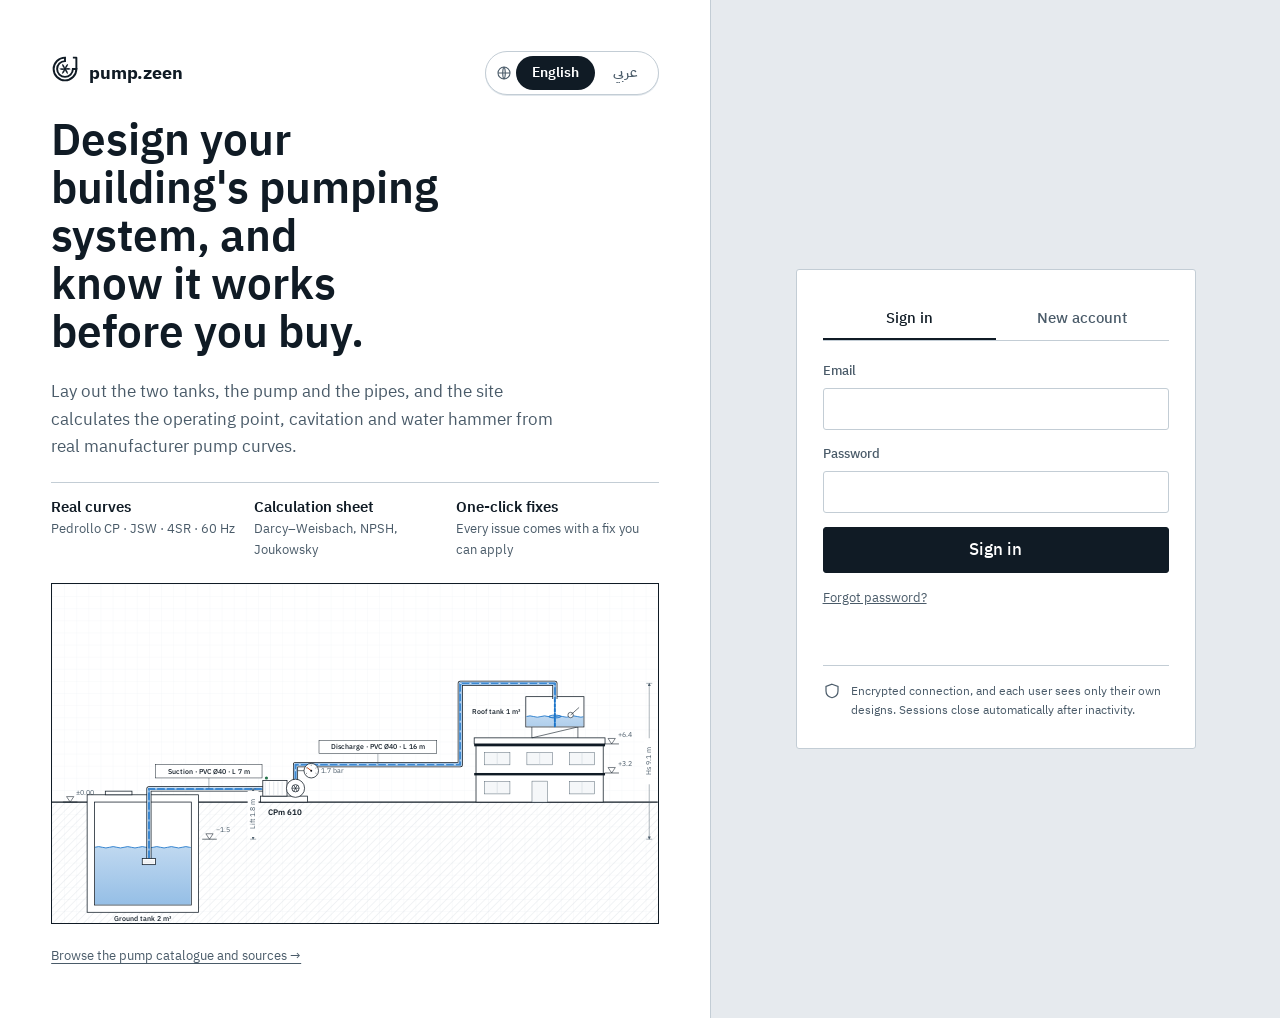
<file: site/index.html>
<!DOCTYPE html>
<html lang="en" dir="ltr" data-i18n-pending>
<head>
<meta charset="utf-8">
<meta name="viewport" content="width=device-width, initial-scale=1">
<meta name="referrer" content="no-referrer">
<meta name="description" content="pump.zeen — صمّم شبكة ضخ المياه لمبناك واحسبها بمنحنيات مضخات حقيقية." data-en="pump.zeen — design your building's water pumping system and check it against real pump curves.">
<title data-en="pump.zeen — water pumping design">pump.zeen — تصميم شبكات ضخ المياه</title>
<link rel="icon" href="assets/img/favicon.svg" type="image/svg+xml">
<link rel="preconnect" href="https://fonts.googleapis.com">
<link rel="preconnect" href="https://fonts.gstatic.com" crossorigin>
<link rel="stylesheet" href="https://fonts.googleapis.com/css2?family=IBM+Plex+Sans+Arabic:wght@400;500;600;700&display=swap">
<link rel="stylesheet" href="assets/css/tokens.css">
<link rel="stylesheet" href="assets/css/base.css">
<link rel="stylesheet" href="assets/css/scene.css">
<link rel="stylesheet" href="assets/css/auth.css">
</head>
<body>
<main class="auth">
  <section class="auth-art">
    <div class="art-top">
      <a class="brand" href="index.html" aria-label="pump.zeen"><span data-logo></span>pump.zeen</a>
      <span id="langSlot"></span>
    </div>
    <h1 data-i18n>صمّم شبكة الضخ لمبناك، واعرف قبل الشراء هل تعمل.</h1>
    <p class="lead" data-i18n>ارسم الخزانين والمضخة والمواسير، ويحسب الموقع نقطة التشغيل والتكهف والطرق المائي من منحنيات مضخات حقيقية من كتالوج الشركة المصنّعة.</p>
    <div class="facts">
      <div><b data-i18n>منحنيات حقيقية</b><span>Pedrollo CP · JSW · 4SR · 60 Hz</span></div>
      <div><b data-i18n>مذكرة حسابية</b><span data-i18n>Darcy–Weisbach، NPSH، جوكوفسكي</span></div>
      <div><b data-i18n>إصلاح بضغطة</b><span data-i18n>لكل مشكلة اقتراح قابل للتطبيق</span></div>
    </div>
    <div class="frame"><svg id="hero" viewBox="0 0 1000 560" direction="rtl" role="img" aria-label="مثال: مقطع لشبكة ضخ لبيت من دورين" data-i18n-aria></svg></div>
    <a class="small muted" href="catalog.html" data-i18n>تصفّح كتالوج المضخات ومصادره ←</a>
  </section>

  <section class="auth-side">
    <div class="auth-card">
      <div id="forms">
        <div class="tabs" role="tablist">
          <button role="tab" aria-selected="true" data-tab="in" data-i18n>تسجيل الدخول</button>
          <button role="tab" aria-selected="false" data-tab="up" data-i18n>حساب جديد</button>
        </div>

        <form id="fIn" novalidate>
          <div class="field"><label for="inEmail" data-i18n>البريد الإلكتروني</label><input class="input" id="inEmail" type="email" autocomplete="username" required dir="ltr"></div>
          <div class="field"><label for="inPass" data-i18n>كلمة المرور</label><input class="input" id="inPass" type="password" autocomplete="current-password" required dir="ltr"></div>
          <button class="btn primary wide" type="submit" data-i18n>دخول</button>
          <p style="margin-top:12px"><button class="linklike" type="button" id="forgot" data-i18n>نسيت كلمة المرور؟</button></p>
        </form>

        <form id="fUp" class="hidden" novalidate>
          <ol class="howto" aria-label="خطوات إنشاء الحساب" data-i18n-aria>
            <li><b data-i18n>أنشئ الحساب</b><span data-i18n>الاسم والبريد وكلمة المرور</span></li>
            <li><b data-i18n>افتح بريدك</b><span data-i18n>تصلك رسالة تفعيل خلال دقيقة</span></li>
            <li><b data-i18n>اضغط رابط التفعيل</b><span data-i18n>وتدخل مباشرة إلى المصمم</span></li>
          </ol>
          <div class="field"><label for="upName" data-i18n>الاسم</label><input class="input" id="upName" maxlength="60" autocomplete="name" required></div>
          <div class="field"><label for="upEmail" data-i18n>البريد الإلكتروني</label><input class="input" id="upEmail" type="email" autocomplete="email" required dir="ltr"><span class="small muted" data-i18n>اكتبه بدقة: إليه تُرسل رسالة التفعيل.</span></div>
          <div class="field"><label for="upPass" data-i18n>كلمة المرور</label><input class="input" id="upPass" type="password" autocomplete="new-password" minlength="10" required dir="ltr"><div class="meter"><i id="meter"></i></div><span class="small muted" data-i18n>10 أحرف على الأقل، تشمل حروفاً وأرقاماً.</span></div>
          <button class="btn primary wide" type="submit" data-i18n>إنشاء الحساب وإرسال رسالة التفعيل</button>
        </form>
      </div>

      <!-- يظهر بعد التسجيل: تعليمات واضحة لرسالة التفعيل -->
      <section id="sent" class="sent hidden" aria-live="polite">
        <svg class="envelope" viewBox="0 0 120 90" aria-hidden="true">
          <rect x="10" y="22" width="100" height="62" rx="4" class="env-body"/>
          <g class="env-letter"><rect x="22" y="8" width="76" height="52" rx="3"/><path d="M32 22h56M32 32h56M32 42h36"/></g>
          <path d="M10 26l50 34 50-34" class="env-flap"/>
          <circle cx="104" cy="22" r="11" class="env-dot"/><path d="M99 22l4 4 7-8" class="env-check"/>
        </svg>
        <h2 data-i18n>تحقق من بريدك</h2>
        <p><span data-i18n>أرسلنا رابط التفعيل إلى</span> <b id="sentTo" dir="ltr"></b></p>
        <ol class="sent-steps">
          <li data-i18n>افتح الرسالة بعنوان «تأكيد حسابك في ZeenPumps» من ZeenPumps.</li>
          <li data-i18n>اضغط رابط التفعيل، فتعود هنا وتدخل مباشرة.</li>
          <li data-i18n>لم تصلك خلال دقيقتين؟ افحص مجلد الرسائل غير المرغوب (Spam).</li>
        </ol>
        <a class="btn wide hidden" id="openMail" target="_blank" rel="noopener noreferrer"></a>
        <button class="btn primary wide" id="resend" type="button" data-i18n>إعادة إرسال الرسالة</button>
        <p class="small muted" id="resendNote" role="status"></p>
        <p class="sent-links"><button class="linklike" type="button" id="changeEmail" data-i18n>تغيير البريد</button> · <button class="linklike" type="button" id="toSignIn" data-i18n>حسابي مفعّل — تسجيل الدخول</button></p>
      </section>

      <p class="msg" id="msg" role="status"></p>
      <div class="secure"><svg viewBox="0 0 24 24" fill="none" stroke="currentColor" stroke-width="1.6"><path d="M12 3l8 3v6c0 5-3.5 8-8 9-4.5-1-8-4-8-9V6z"/></svg><span data-i18n>اتصال مشفّر، وكل مستخدم لا يرى إلا تصاميمه. الجلسة تُغلق تلقائياً بعد عدم النشاط.</span></div>
    </div>
  </section>
</main>
<script type="module" src="assets/js/pages/login.js"></script>
</body>
</html>
</file>
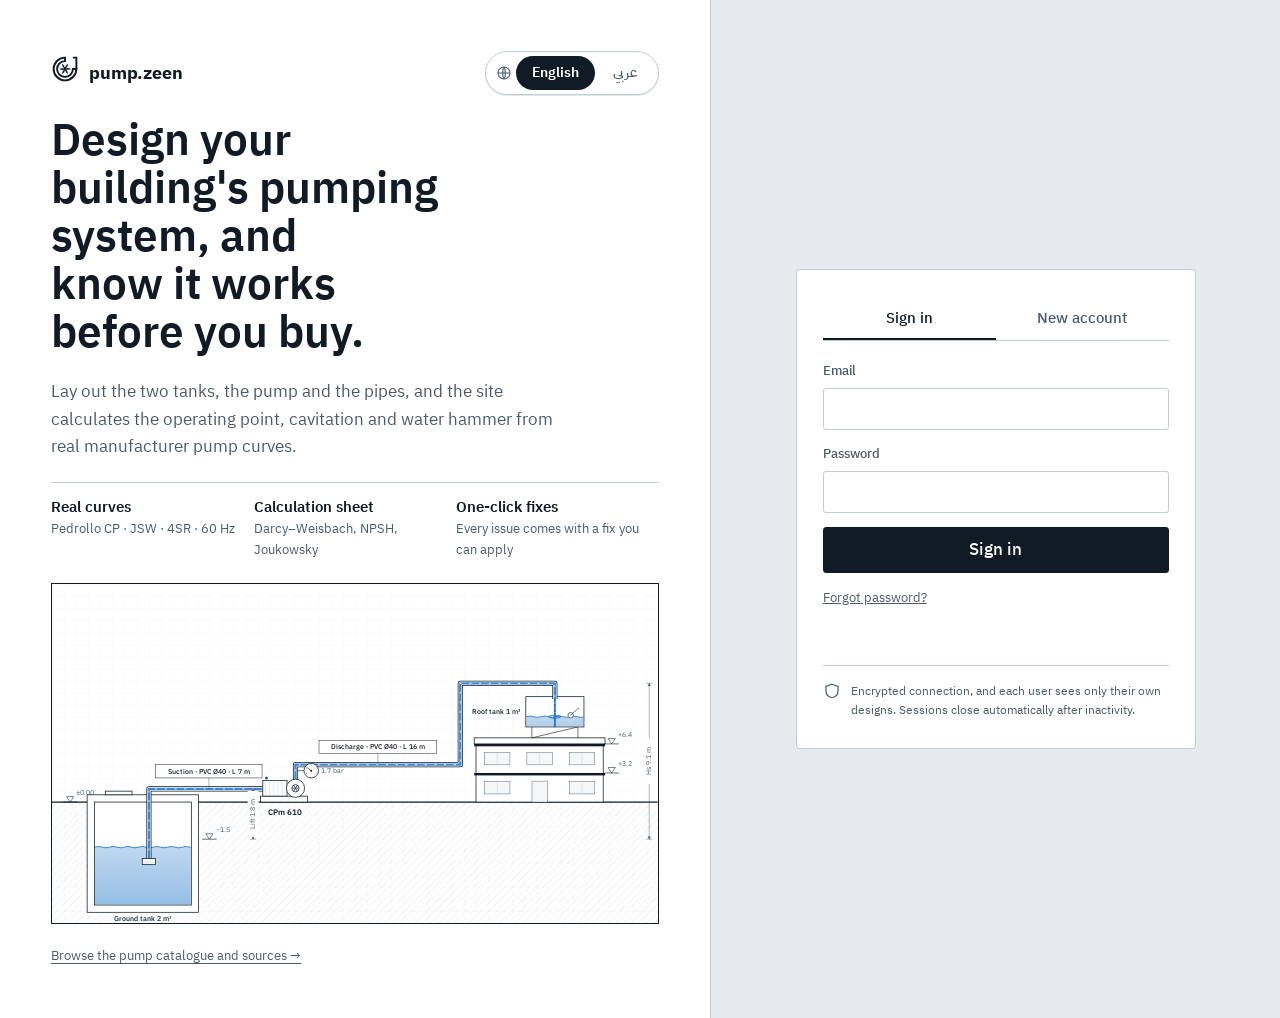
<file: site/admin.html>
<!DOCTYPE html>
<html lang="en" dir="ltr" data-i18n-pending>
<head>
<meta charset="utf-8">
<meta name="viewport" content="width=device-width, initial-scale=1">
<meta name="referrer" content="no-referrer">
<meta name="robots" content="noindex, nofollow">
<title data-en="Admin — pump.zeen">الإدارة — pump.zeen</title>
<link rel="icon" href="assets/img/favicon.svg" type="image/svg+xml">
<link rel="preconnect" href="https://fonts.googleapis.com">
<link rel="preconnect" href="https://fonts.gstatic.com" crossorigin>
<link rel="stylesheet" href="https://fonts.googleapis.com/css2?family=IBM+Plex+Sans+Arabic:wght@400;500;600;700&display=swap">
<link rel="stylesheet" href="assets/css/tokens.css">
<link rel="stylesheet" href="assets/css/base.css">
<link rel="stylesheet" href="assets/css/app.css">
<link rel="stylesheet" href="assets/css/pages.css">
</head>
<body>
<header class="topbar">
  <a class="brand" href="app.html" aria-label="pump.zeen"><span data-logo></span>pump.zeen</a>
  <span class="project" data-i18n>لوحة الإدارة</span>
  <span id="langSlot"></span>
  <a class="btn quiet" href="app.html" data-i18n>المصمم</a>
  <button class="btn quiet" id="outBtn" data-i18n>خروج</button>
</header>
<main class="page hidden" id="admin">
  <h1 data-i18n>الإدارة</h1>
  <p class="lead" data-i18n>المستخدمون والتصاميم وسجل الدخول. هذه البيانات لا تُرسل إلا لحساب دوره «مدير»، والتحقق يتم في قاعدة البيانات.</p>
  <div class="stats" id="stats"></div>

  <section class="panel"><h2><span data-i18n>التسجيل</span> <label class="check"><input type="checkbox" id="signups"> <span data-i18n>السماح بحسابات جديدة</span></label></h2></section>

  <section class="panel"><h2 data-i18n>المستخدمون</h2><div class="body scroll-x"><table class="table" id="users"></table></div></section>
  <section class="panel"><h2 data-i18n>آخر عمليات الدخول</h2><div class="body scroll-x"><table class="table" id="log"></table></div></section>
  <section class="panel"><h2 data-i18n>كل التصاميم</h2><div class="body scroll-x"><table class="table" id="designs"></table></div></section>
</main>
<p class="page muted" id="wait" data-i18n>جارٍ التحقق من الصلاحية…</p>
<script type="module" src="assets/js/pages/admin.js"></script>
</body>
</html>
</file>
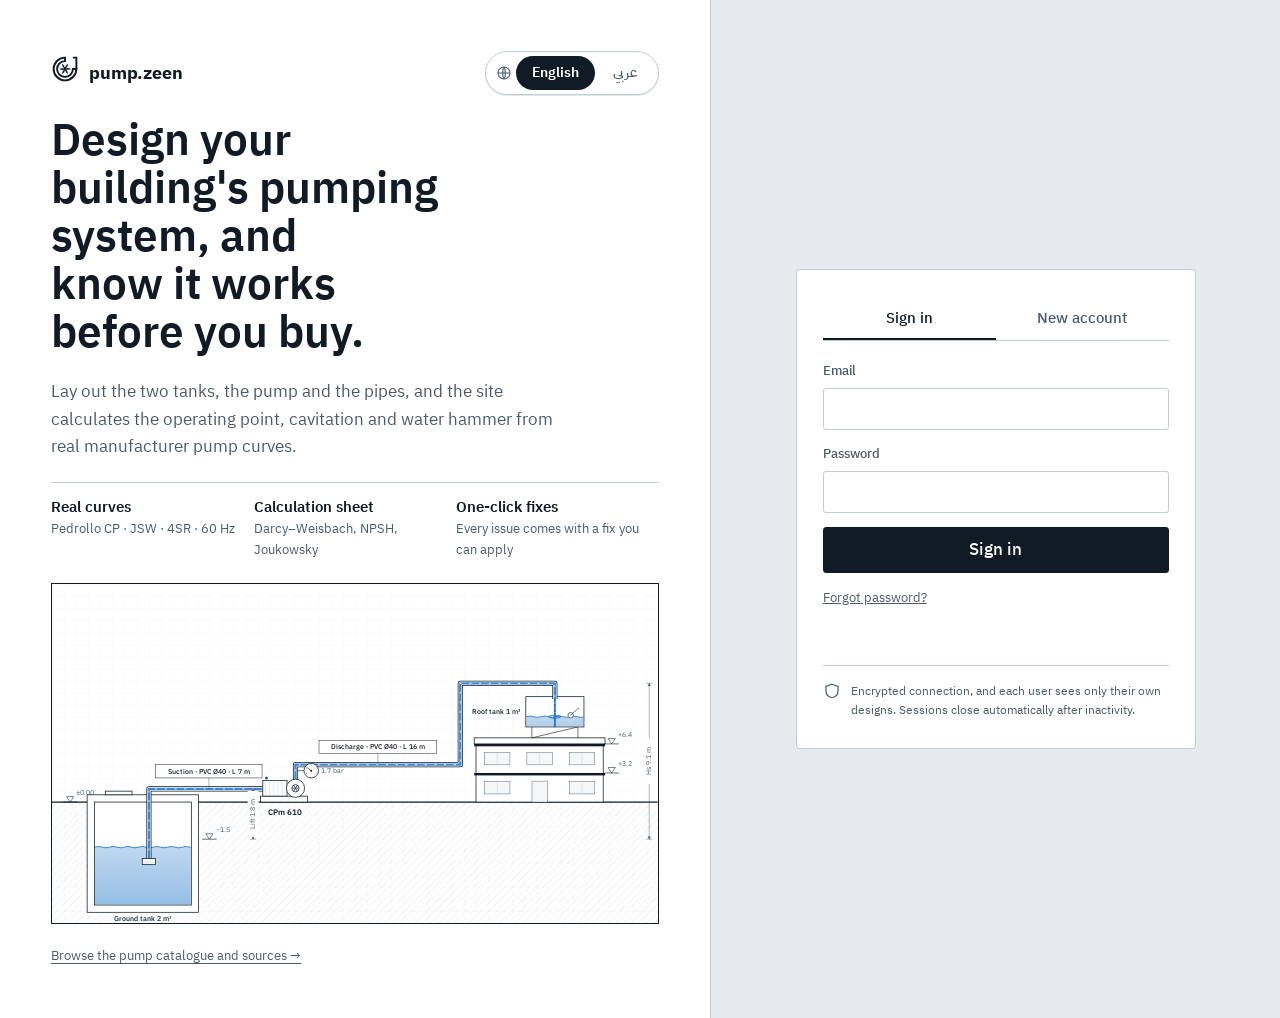
<file: site/app.html>
<!DOCTYPE html>
<html lang="en" dir="ltr" data-i18n-pending>
<head>
<meta charset="utf-8">
<meta name="viewport" content="width=device-width, initial-scale=1">
<meta name="referrer" content="no-referrer">
<meta name="robots" content="noindex">
<title data-en="Designer — pump.zeen">المصمم — pump.zeen</title>
<link rel="icon" href="assets/img/favicon.svg" type="image/svg+xml">
<link rel="preconnect" href="https://fonts.googleapis.com">
<link rel="preconnect" href="https://fonts.gstatic.com" crossorigin>
<link rel="stylesheet" href="https://fonts.googleapis.com/css2?family=IBM+Plex+Sans+Arabic:wght@400;500;600;700&display=swap">
<link rel="stylesheet" href="assets/css/tokens.css">
<link rel="stylesheet" href="assets/css/base.css">
<link rel="stylesheet" href="assets/css/app.css">
<link rel="stylesheet" href="assets/css/scene.css">
<link rel="stylesheet" href="assets/css/report.css">
<link rel="stylesheet" href="assets/css/auth.css">
</head>
<body>

<!-- بوابة الدخول (معاينة Claude فقط؛ على نطاقك تُستخدم صفحة index.html) -->
<section id="gate" class="auth hidden">
  <div class="auth-card">
    <a class="brand" href="#" aria-label="pump.zeen"><span data-logo></span>pump.zeen</a>
    <h1 data-i18n>ادخل إلى المصمم</h1>
    <p class="muted" data-i18n>الدخول بحسابك في Claude. تصاميمك في مساحة خاصة لا يقرؤها غيرك.</p>
    <button class="btn primary wide" id="gateBtn" data-i18n>تسجيل الدخول</button>
    <p id="gateMsg" class="small muted" role="status"></p>
  </div>
</section>

<div id="app" class="hidden">
  <header class="topbar">
    <a class="brand" href="app.html" aria-label="pump.zeen"><span data-logo></span>pump.zeen</a>
    <label class="project"><span data-i18n>المشروع</span><input id="projName" maxlength="60" placeholder="اسم المشروع" data-i18n-ph autocomplete="off"></label>
    <button class="btn quiet" id="newBtn" data-icon="plus"><span class="lbl" data-i18n>جديد</span></button>
    <button class="btn quiet" id="savedBtn" data-icon="folder"><span class="lbl" data-i18n>تصاميمي</span></button>
    <button class="btn quiet" id="envBtn" data-icon="gear"><span class="lbl" data-i18n>الظروف</span></button>
    <a class="btn quiet" href="catalog.html" data-icon="book"><span class="lbl" data-i18n>الكتالوج</span></a>
    <a class="btn quiet hidden" id="adminLink" href="admin.html" data-icon="shield"><span class="lbl" data-i18n>الإدارة</span></a>
    <span id="langSlot"></span>
    <div class="user-chip"><span data-i18n>المهندس</span><b id="uname"></b></div>
    <button class="btn quiet" id="outBtn" data-icon="out"><span class="lbl" data-i18n>خروج</span></button>
  </header>

  <main class="workspace">
    <div>
      <div class="sheet">
        <div class="sheet-frame">
          <svg id="scene" viewBox="0 0 1000 560" role="img" aria-label="مقطع رأسي لشبكة الضخ" data-i18n-aria direction="rtl"></svg>
          <div class="titleblock">
            <div><small data-i18n>المشروع</small><b id="tbProject">—</b></div>
            <div><small data-i18n>المبنى</small><b id="tbBuilding">—</b></div>
            <div><small data-i18n>المضخة</small><b id="tbPump">—</b></div>
            <div><small data-i18n>التاريخ</small><b id="tbDate" class="num">—</b></div>
            <div><small data-i18n>اللوحة</small><b class="num" data-i18n>PZ-01 · غير مقياسي</b></div>
          </div>
        </div>
      </div>
      <div class="controlbar">
        <div class="status" role="status"><span class="lamp" id="lamp"></span><span id="statusMsg"></span></div>
        <button class="btn" id="run" disabled data-icon="play"><span data-i18n>تشغيل</span></button>
        <button class="btn primary" id="analyze" disabled data-icon="doc"><span data-i18n>المذكرة الحسابية</span></button>
      </div>
    </div>
    <aside class="inspector" id="inspector" aria-label="الخصائص" data-i18n-aria></aside>
  </main>
</div>

<script type="module" src="assets/js/pages/app.js"></script>
</body>
</html>
</file>
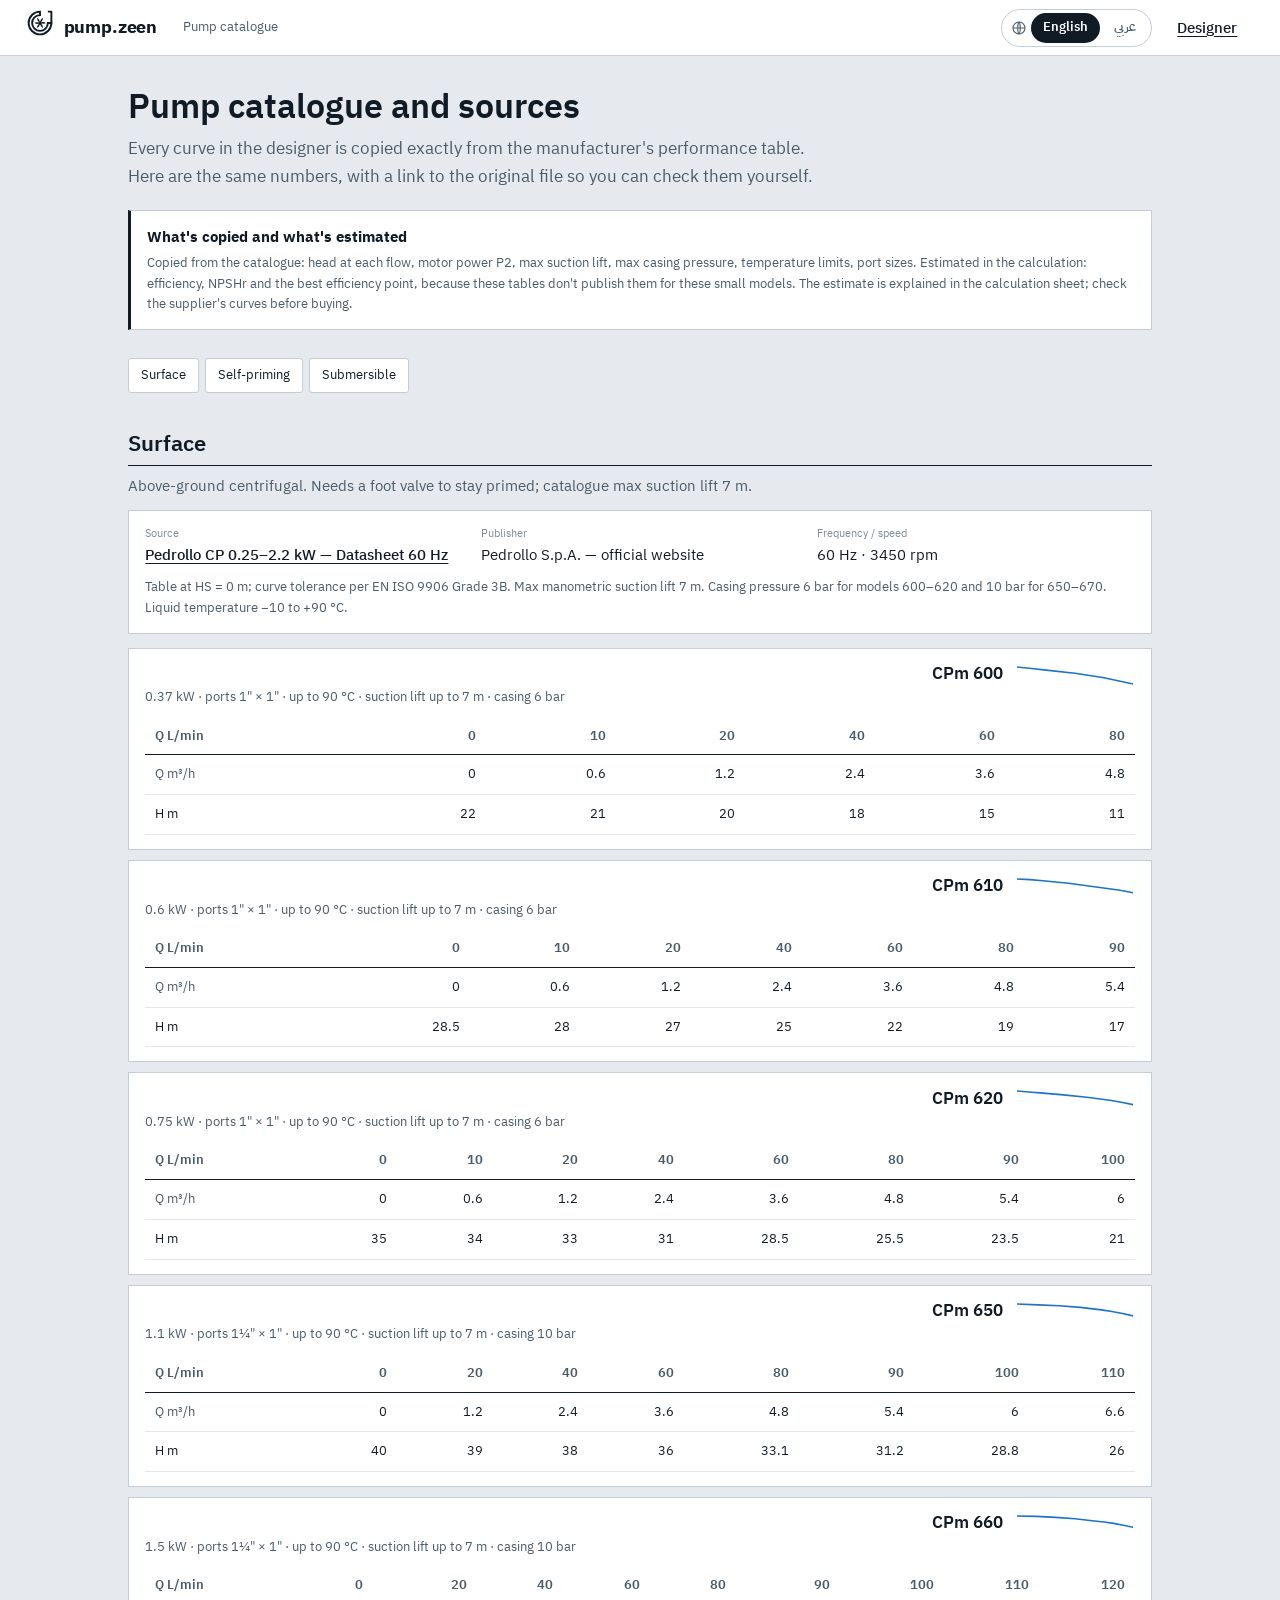
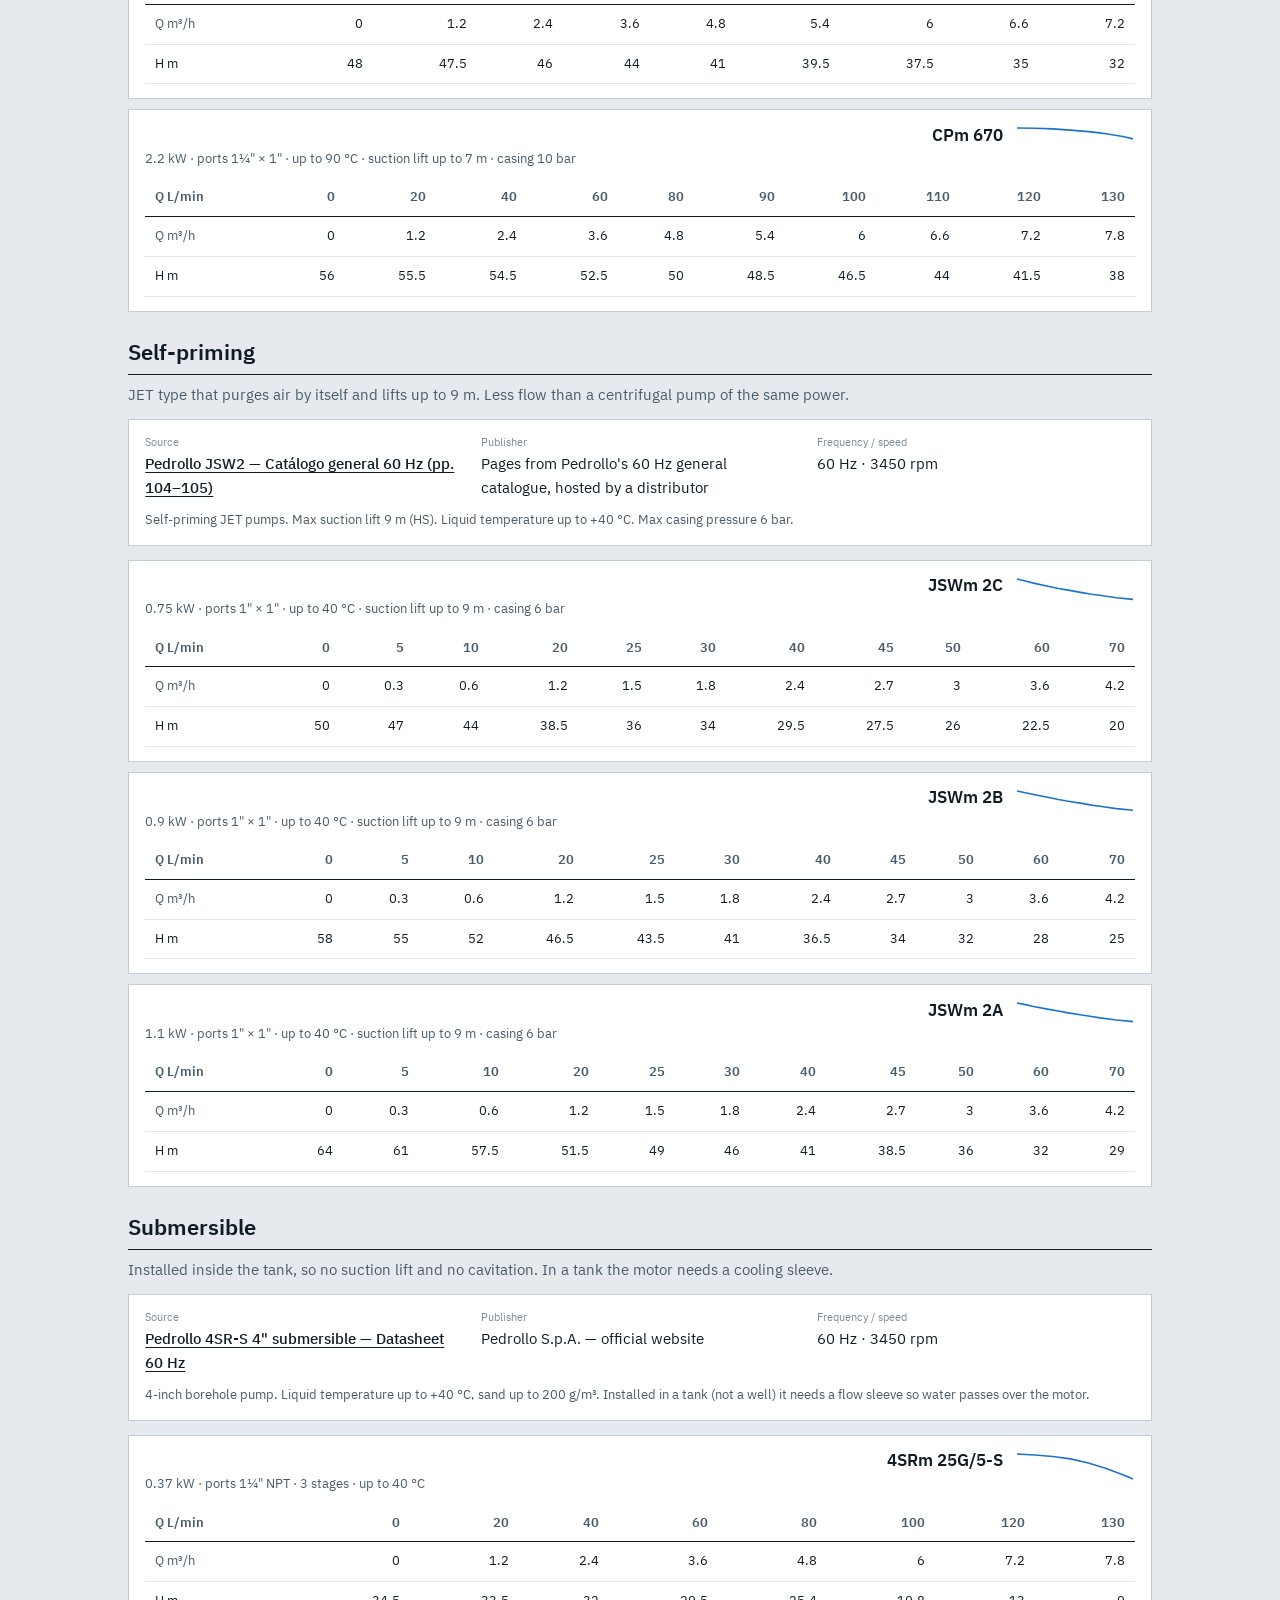
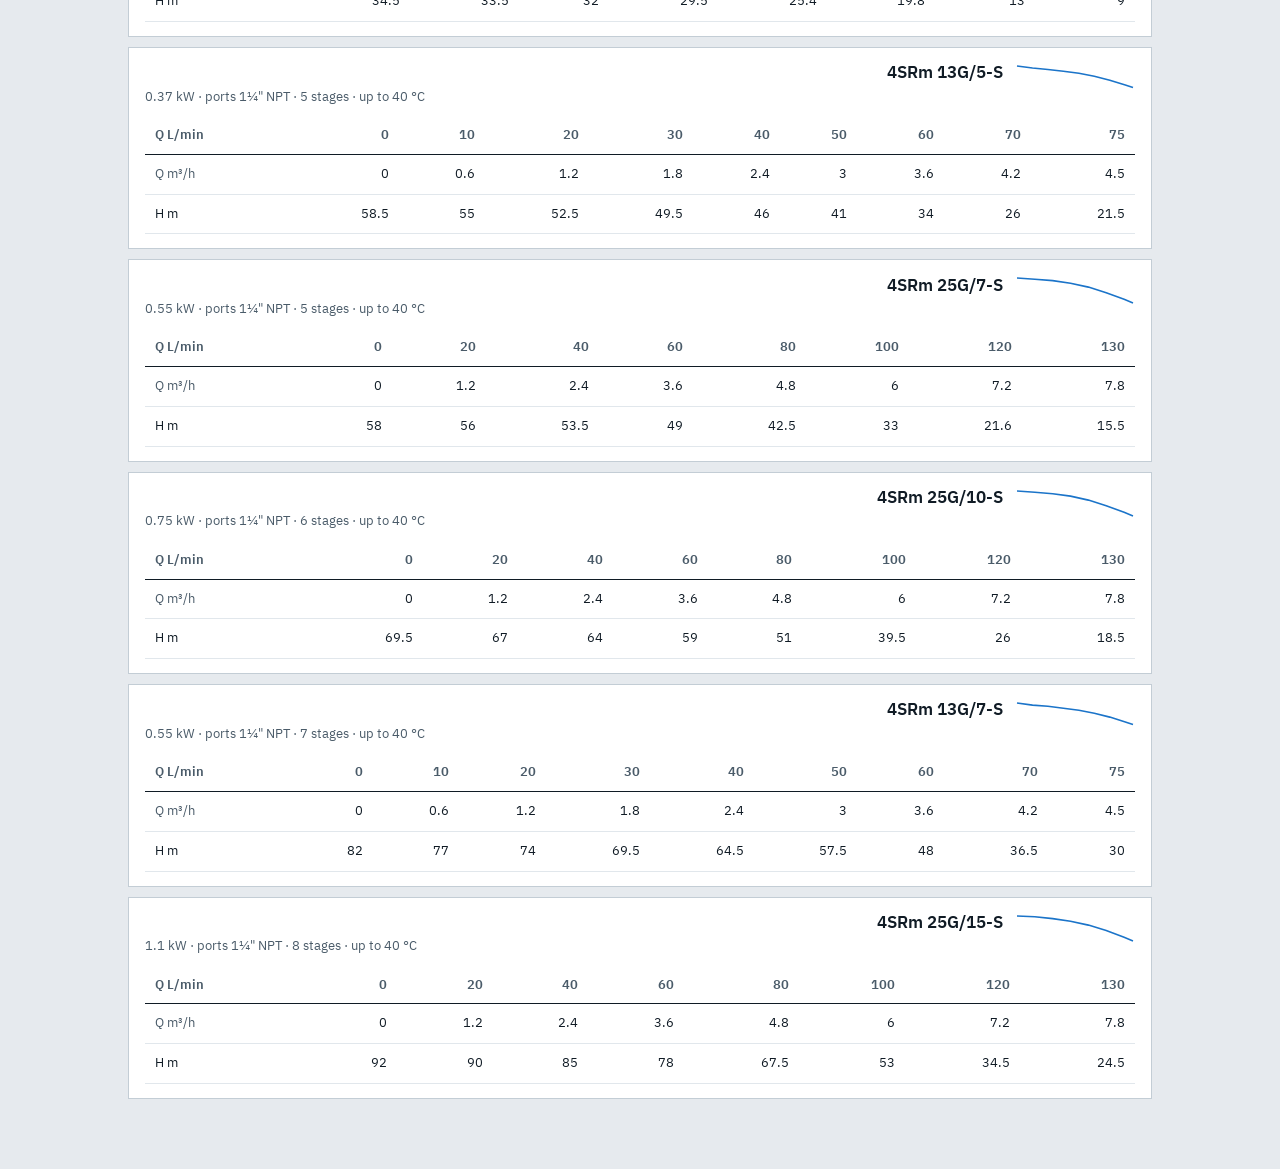
<file: site/catalog.html>
<!DOCTYPE html>
<html lang="en" dir="ltr" data-i18n-pending>
<head>
<meta charset="utf-8">
<meta name="viewport" content="width=device-width, initial-scale=1">
<meta name="referrer" content="no-referrer">
<title data-en="Pump catalog and sources — pump.zeen">كتالوج المضخات ومصادره — pump.zeen</title>
<link rel="icon" href="assets/img/favicon.svg" type="image/svg+xml">
<link rel="preconnect" href="https://fonts.googleapis.com">
<link rel="preconnect" href="https://fonts.gstatic.com" crossorigin>
<link rel="stylesheet" href="https://fonts.googleapis.com/css2?family=IBM+Plex+Sans+Arabic:wght@400;500;600;700&display=swap">
<link rel="stylesheet" href="assets/css/tokens.css">
<link rel="stylesheet" href="assets/css/base.css">
<link rel="stylesheet" href="assets/css/app.css">
<link rel="stylesheet" href="assets/css/report.css">
<link rel="stylesheet" href="assets/css/pages.css">
</head>
<body>
<header class="topbar">
  <a class="brand" href="index.html" aria-label="pump.zeen"><span data-logo></span>pump.zeen</a>
  <span class="project" data-i18n>كتالوج المضخات</span>
  <span id="langSlot"></span>
  <a class="btn quiet" href="app.html" data-i18n>المصمم</a>
</header>
<main class="page">
  <h1 data-i18n>كتالوج المضخات ومصادره</h1>
  <p class="lead" data-i18n>كل منحنى في المصمم منقول حرفياً من جدول الأداء في كتالوج الشركة المصنّعة. هنا الأرقام نفسها مع رابط الملف الأصلي لتتحقق منها بنفسك.</p>
  <div class="callout">
    <b data-i18n>ما المنقول وما المقدَّر</b>
    <p data-i18n>المنقول من الكتالوج: نقاط الضاغط عند كل تدفق، قدرة المحرك P2، أقصى سحب، أقصى ضغط للجسم، حدود الحرارة، مقاسات المنافذ.
    المقدَّر في الحساب: الكفاءة وNPSHr ونقطة أفضل كفاءة، لأن هذه الجداول لا تنشرها لهذه الموديلات الصغيرة. التقدير موضّح في المذكرة الحسابية، وراجع منحنيات المورد قبل الشراء.</p>
  </div>
  <nav class="toc scroll-x" id="toc" aria-label="الأقسام" data-i18n-aria></nav>
  <div id="list"></div>
</main>
<script type="module" src="assets/js/pages/catalog.js"></script>
</body>
</html>
</file>
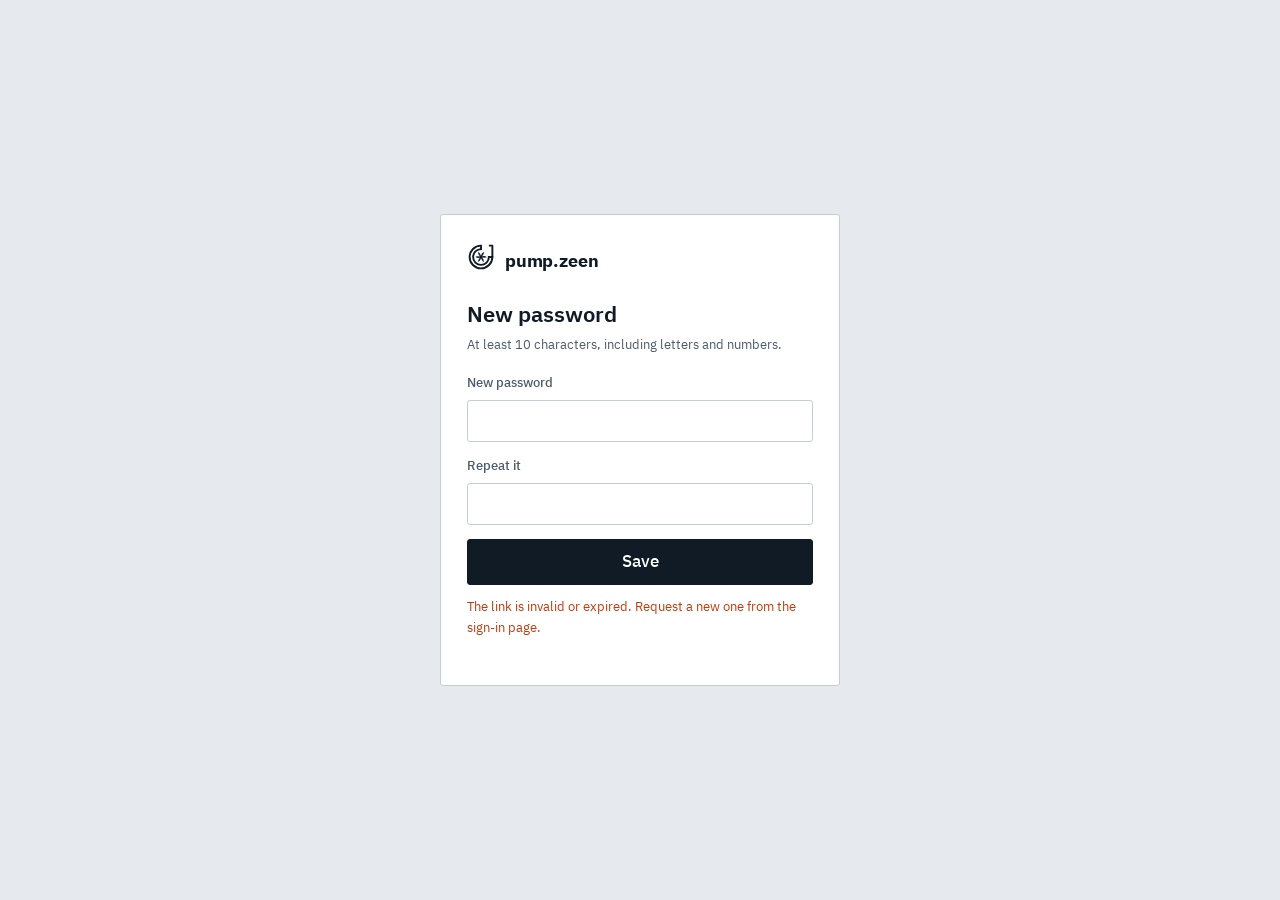
<file: site/reset.html>
<!DOCTYPE html>
<html lang="en" dir="ltr" data-i18n-pending>
<head>
<meta charset="utf-8">
<meta name="viewport" content="width=device-width, initial-scale=1">
<meta name="referrer" content="no-referrer">
<meta name="robots" content="noindex">
<title data-en="New password — pump.zeen">كلمة مرور جديدة — pump.zeen</title>
<link rel="icon" href="assets/img/favicon.svg" type="image/svg+xml">
<link rel="preconnect" href="https://fonts.googleapis.com">
<link rel="preconnect" href="https://fonts.gstatic.com" crossorigin>
<link rel="stylesheet" href="https://fonts.googleapis.com/css2?family=IBM+Plex+Sans+Arabic:wght@400;500;600;700&display=swap">
<link rel="stylesheet" href="assets/css/tokens.css">
<link rel="stylesheet" href="assets/css/base.css">
<link rel="stylesheet" href="assets/css/auth.css">
</head>
<body>
<main class="auth" style="grid-template-columns:1fr">
  <section class="auth-side">
    <form class="auth-card" id="f" novalidate>
      <a class="brand" href="index.html" aria-label="pump.zeen"><span data-logo></span>pump.zeen</a>
      <h1 data-i18n>كلمة مرور جديدة</h1>
      <p class="muted" data-i18n>10 أحرف على الأقل، تشمل حروفاً وأرقاماً.</p>
      <div class="field"><label for="p1" data-i18n>كلمة المرور الجديدة</label><input class="input" id="p1" type="password" autocomplete="new-password" dir="ltr" required></div>
      <div class="field"><label for="p2" data-i18n>أعد كتابتها</label><input class="input" id="p2" type="password" autocomplete="new-password" dir="ltr" required></div>
      <button class="btn primary wide" type="submit" data-i18n>حفظ</button>
      <p class="msg" id="msg" role="status"></p>
    </form>
  </section>
</main>
<script type="module" src="assets/js/pages/reset.js"></script>
</body>
</html>
</file>
<file: site/assets/css/tokens.css>
/* ═══════════════════════════════════════════════════════════════
   الألوان والخطوط والمقاسات — غيّر الهوية من هنا فقط
   الفكرة: لوحة رسم هندسي. فاتح = ورق أبيض وحبر، داكن = مخطط أزرق (Blueprint)
   ═══════════════════════════════════════════════════════════════ */
:root {
  color-scheme: light dark;
  --desk:      light-dark(#e6eaee, #06182b);
  --sheet:     light-dark(#ffffff, #0b2440);
  --sheet-2:   light-dark(#f5f7f9, #0e2b4b);
  --ink:       light-dark(#101b25, #dceaf8);
  --ink-2:     light-dark(#4a5b69, #93b3d1);
  --ink-3:     light-dark(#7d8c98, #6f92b4);
  --rule:      light-dark(#c3cdd5, #2b5279);
  --rule-soft: light-dark(#e1e7ec, #163a5f);
  --hatch:     light-dark(#b9c4cd, #2a537c);
  --water:     light-dark(#1b74c9, #63bdff);
  --water-bg:  light-dark(#d6e9fa, #123e66);
  --primary:   light-dark(#101b25, #dceaf8);
  --on-primary:light-dark(#ffffff, #06182b);
  --ok:        light-dark(#25734a, #62d39c);
  --warn:      light-dark(#9a5b00, #f0bf55);
  --fault:     light-dark(#c03a0c, #ff8d57);
  --ok-bg:     light-dark(#e6f2eb, #0f3b33);
  --warn-bg:   light-dark(#fbf1df, #3a3218);
  --fault-bg:  light-dark(#fbe9e1, #43231b);
  --focus:     light-dark(#1b74c9, #63bdff);

  --font: "IBM Plex Sans Arabic", "Segoe UI", Tahoma, sans-serif;
  --fs-1: 13px; --fs-2: 15px; --fs-3: 17px; --fs-4: 22px; --fs-5: 34px;
  --radius: 3px;
  --gap: 16px;
  --bar-h: 56px;
}
:root[data-theme=light] { color-scheme: light; }
:root[data-theme=dark]  { color-scheme: dark; }
</file>
<file: site/assets/css/base.css>
/* الأساسيات: عناصر HTML، الأزرار، الحقول، الجداول، النوافذ */
*, *::before, *::after { box-sizing: border-box; min-width: 0; }
html { -webkit-text-size-adjust: 100%; }
html { overflow-x: clip; }
body {
  margin: 0; background: var(--desk); color: var(--ink);
  font: 400 var(--fs-2)/1.6 var(--font); font-variant-numeric: tabular-nums; overflow-x: clip;
}
h1, h2, h3, h4 { margin: 0; line-height: 1.2; font-weight: 600; text-wrap: balance; }
p { margin: 0; }
a { color: inherit; text-underline-offset: 3px; }
button, input, select, textarea { font: inherit; color: inherit; }
:focus-visible { outline: 2px solid var(--focus); outline-offset: 2px; }
.num { font-variant-numeric: tabular-nums; direction: ltr; unicode-bidi: isolate; white-space: nowrap; }
.muted { color: var(--ink-2); }
.small { font-size: var(--fs-1); }
.hidden { display: none !important; }
.sr { position: absolute; width: 1px; height: 1px; overflow: hidden; clip: rect(0 0 0 0); white-space: nowrap; }

/* أزرار */
.btn {
  display: inline-flex; align-items: center; justify-content: center; gap: 8px;
  min-height: 40px; padding: 0 16px; border: 1px solid var(--rule); border-radius: var(--radius);
  background: var(--sheet); color: var(--ink); font-weight: 500; font-size: var(--fs-2); cursor: pointer; white-space: nowrap;
  transition: background .15s, border-color .15s;
}
.btn:hover { border-color: var(--ink-2); }
.btn:disabled { opacity: .4; cursor: not-allowed; }
.btn.primary { background: var(--primary); border-color: var(--primary); color: var(--on-primary); }
.btn.primary:hover { opacity: .9; }
.btn.quiet { border-color: transparent; background: transparent; }
.btn.quiet:hover { background: var(--sheet-2); }
.btn.danger { color: var(--fault); }
.btn svg { width: 18px; height: 18px; flex: none; }
.btn.sm { min-height: 34px; padding: 0 12px; font-size: var(--fs-1); }
@media (pointer: coarse) { .btn { min-height: 44px; } }

/* حقول */
.field { display: grid; gap: 6px; margin-bottom: 14px; }
.field > label, .field > .lab { font-size: var(--fs-1); color: var(--ink-2); font-weight: 500; }
.input, select.input {
  width: 100%; min-height: 42px; padding: 0 12px; font-size: 16px;
  border: 1px solid var(--rule); border-radius: var(--radius); background: var(--sheet);
}
.input:focus { border-color: var(--ink); outline: none; box-shadow: 0 0 0 3px var(--rule-soft); }
.range-row { display: grid; grid-template-columns: minmax(0, 1fr) 92px; gap: 10px; align-items: center; }
.range-row input[type=range] { width: 100%; accent-color: var(--ink); height: 28px; }
.unit-box { position: relative; }
.unit-box .input { direction: ltr; text-align: right; padding: 0 10px 0 30px; min-height: 36px; font-size: 15px; }
.unit-box span { position: absolute; left: 8px; top: 50%; transform: translateY(-50%); font-size: 12px; color: var(--ink-3); pointer-events: none; }
.seg { display: grid; grid-auto-flow: column; grid-auto-columns: 1fr; border: 1px solid var(--rule); border-radius: var(--radius); overflow: hidden; }
.seg button { min-height: 38px; border: 0; background: var(--sheet); cursor: pointer; font-size: var(--fs-1); font-weight: 500; }
.seg button + button { border-inline-start: 1px solid var(--rule); }
.seg button[aria-pressed=true] { background: var(--primary); color: var(--on-primary); }
.check { display: flex; gap: 10px; align-items: center; font-size: var(--fs-1); min-height: 40px; cursor: pointer; }
.check input { width: 18px; height: 18px; accent-color: var(--ink); }

/* شارات الحالة */
.tag { display: inline-flex; align-items: center; gap: 6px; font-size: 12px; font-weight: 600; padding: 2px 8px; border-radius: 2px; white-space: nowrap; }
.tag::before { content: ""; width: 6px; height: 6px; border-radius: 50%; background: currentColor; }
.tag.ok { color: var(--ok); background: var(--ok-bg); }
.tag.warn { color: var(--warn); background: var(--warn-bg); }
.tag.bad { color: var(--fault); background: var(--fault-bg); }
.tag.info { color: var(--ink-2); background: var(--sheet-2); }

/* جداول */
.table { width: 100%; border-collapse: collapse; font-size: var(--fs-1); }
.table th { text-align: start; font-weight: 600; color: var(--ink-2); border-bottom: 1px solid var(--ink); padding: 8px 10px; white-space: nowrap; }
.table td { border-bottom: 1px solid var(--rule-soft); padding: 9px 10px; vertical-align: top; }
.table td.n, .table th.n { text-align: end; direction: ltr; }
.scroll-x { overflow-x: auto; }

/* نافذة */
.overlay { position: fixed; inset: 0; z-index: 40; background: color-mix(in srgb, var(--desk) 70%, transparent); backdrop-filter: blur(2px); display: grid; place-items: center; padding: 16px; }
.dialog { width: min(920px, 100%); max-height: calc(100dvh - 32px); overflow: auto; background: var(--sheet); border: 1px solid var(--ink); border-radius: var(--radius); box-shadow: 0 30px 80px -30px #0006; }
.dialog-head { position: sticky; top: 0; z-index: 1; display: flex; gap: 12px; align-items: flex-start; justify-content: space-between; padding: 18px 22px 14px; background: var(--sheet); border-bottom: 1px solid var(--rule); }
.dialog-head h2 { font-size: var(--fs-4); }
.dialog-head p { color: var(--ink-2); font-size: var(--fs-1); margin-top: 4px; }
.dialog-body { padding: 18px 22px 22px; }
.x-btn { width: 40px; height: 40px; flex: none; border: 1px solid var(--rule); border-radius: var(--radius); background: var(--sheet); cursor: pointer; font-size: 20px; line-height: 1; }

#toast { position: fixed; bottom: 18px; left: 50%; transform: translateX(-50%); z-index: 60; background: var(--primary); color: var(--on-primary); padding: 10px 16px; border-radius: var(--radius); font-size: var(--fs-1); max-width: 90vw; }

/* الشعار */
.brand { display: inline-flex; align-items: center; gap: 10px; font-weight: 700; font-size: 18px; letter-spacing: -.01em; direction: ltr; text-decoration: none; }
.brand svg { width: 28px; height: 28px; }

/* يخفي النص حتى تُطبَّق اللغة (يمنع وميض العربية)، ويظهر تلقائياً بعد 1.2 ث لو تعطّل السكربت */
html[data-i18n-pending] body { opacity: 0; animation: pz-show 0s 1.2s forwards; }
@keyframes pz-show { to { opacity: 1; } }

/* مبدّل اللغة */
.lang-switch { display: inline-flex; align-items: center; gap: 2px; padding: 3px; border: 1px solid var(--rule); background: var(--sheet); border-radius: 999px; }
.lang-switch svg { width: 16px; height: 16px; margin-inline: 6px 2px; fill: none; stroke: var(--ink-2); stroke-width: 1.6; }
.lang-switch button { font: inherit; font-size: 13px; font-weight: 600; min-height: 30px; padding: 0 12px; border: 0; border-radius: 999px; background: transparent; color: var(--ink-2); cursor: pointer; white-space: nowrap; }
.lang-switch button[aria-pressed="true"] { background: var(--ink); color: var(--sheet); cursor: default; }
.lang-switch button.lang-btn:hover { background: var(--sheet-2); color: var(--ink); }
.lang-switch button:focus-visible { outline: 2px solid var(--water); outline-offset: 1px; }
</file>
<file: site/assets/css/scene.css>
/* عناصر الرسم داخل المشهد (SVG) وحركتها */
#scene, #hero { direction: rtl; }
.s-ground { stroke: var(--ink); stroke-width: 2; }
.s-thin { stroke: var(--ink); stroke-width: 1; fill: none; }
.s-hair { stroke: var(--rule); stroke-width: .75; fill: none; }
.s-fill { fill: var(--sheet); stroke: var(--ink); stroke-width: 1.25; transition: stroke .2s; }
.s-slab { fill: var(--ink); }
.s-win { fill: var(--sheet-2); stroke: var(--ink-2); stroke-width: .75; }
.s-water { fill: var(--water-bg); }
.s-wline { stroke: var(--water); stroke-width: 1.4; fill: none; }
.s-txt { fill: var(--ink); font: 500 12px var(--font); }
.s-txt.mute { fill: var(--ink-2); font-weight: 400; }
.s-txt.big { font-size: 14px; font-weight: 600; }
.s-num { direction: ltr; unicode-bidi: isolate; }
.s-dim { stroke: var(--ink-2); stroke-width: .75; fill: none; }
.s-arrow { fill: var(--ink-2); }
.s-tagbg { fill: var(--sheet); }

/* ── المواسير ── */
.pipe-wall { fill: none; stroke: var(--ink); stroke-linecap: butt; stroke-linejoin: round; }
.pipe-core { fill: none; stroke-linecap: butt; stroke-linejoin: round; }
.pipe-core.pvc { stroke: var(--sheet); } .pipe-core.steel { stroke: var(--ink-2); } .pipe-core.galv { stroke: var(--hatch); } .pipe-core.cast { stroke: var(--ink-3); }
.pipe-water { fill: none; stroke: var(--water); stroke-opacity: .85; stroke-linecap: butt; stroke-linejoin: round; }
.pipe-water.priming { stroke-dasharray: 100 100; stroke-dashoffset: 100; animation-name: prime; animation-timing-function: ease-in-out; animation-fill-mode: forwards; }
@keyframes prime { to { stroke-dashoffset: 0; } }
.pipe-flow { fill: none; stroke: #fff; stroke-opacity: .7; stroke-linecap: round; stroke-dasharray: 2 14; animation-name: flow, fadein; animation-timing-function: linear, linear; animation-iteration-count: infinite, 1; animation-fill-mode: none, backwards; }
@keyframes flow { to { stroke-dashoffset: -16; } }
@keyframes fadein { from { opacity: 0; } }
.pipe-hit { fill: none; stroke: transparent; stroke-width: 24; cursor: pointer; pointer-events: stroke; }
.is-sel .pipe-wall { stroke: var(--water); }

/* ── الماء في الخزانات ── */
.water-body { transition: transform .35s ease-out; }
.wave { animation: wave 3.2s linear infinite; }
.wave.stir { animation-duration: 1.1s; }
@keyframes wave { to { transform: translateX(-24px); } }
.stream { fill: none; stroke: var(--water); stroke-width: 3.2; stroke-linecap: round; stroke-dasharray: 5 3; animation: fadein .25s linear backwards, pour .35s linear infinite; }
.stream.leak { stroke-width: 2.6; }
@keyframes pour { to { stroke-dashoffset: -8; } }
.ripple { fill: none; stroke: var(--water); stroke-width: 1; transform-box: fill-box; transform-origin: center; animation: ripple 1.2s ease-out infinite backwards; }
@keyframes ripple { from { transform: scale(.3); opacity: .9; } to { transform: scale(2.2); opacity: 0; } }
.float { fill: var(--sheet); stroke: var(--ink); stroke-width: 1; }
.puddle { fill: var(--water); fill-opacity: .55; transform-box: fill-box; transform-origin: center; animation: puddle 4s ease-out backwards; }
@keyframes puddle { from { transform: scale(.05, .4); } }

/* ── المضخة ── */
.impeller { transform-box: fill-box; transform-origin: center; }
.fx-spin { animation: spin .5s linear infinite, spinup 1s ease-in; }
.fx-spin.fast { animation-duration: .25s, 1s; }
@keyframes spin { to { transform: rotate(360deg); } }
@keyframes spinup { from { opacity: .6; } }
.fx-hum { animation: hum .09s linear infinite; }
@keyframes hum { 50% { transform: translate(.35px, -.25px); } }
.fx-shake { animation: shake .11s linear infinite; }
@keyframes shake { 25% { transform: translate(1.4px, -1px); } 75% { transform: translate(-1.2px, .8px); } }
.led { fill: var(--ink-3); }
.led.on { fill: var(--ok); animation: blink 1.4s ease-in-out infinite; }
.led.on.bad { fill: var(--fault); animation-duration: .4s; }
@keyframes blink { 50% { opacity: .35; } }
.fx-intake { fill: var(--water); animation: intake .9s linear infinite; }
@keyframes intake { from { transform: translateX(-10px); opacity: 0; } 30% { opacity: 1; } to { transform: translateX(6px); opacity: 0; } }
.needle { stroke: var(--fault); stroke-width: 1.4; stroke-linecap: round; }
.needle.rise { animation: needle 1.6s cubic-bezier(.2, .9, .3, 1.15) forwards; animation-delay: .4s; transform: rotate(-120deg); }
@keyframes needle { to { transform: rotate(var(--a)); } }
.gauge-txt { font-size: 11px; }

/* ── التفاعل ── */
.hot { cursor: pointer; outline: none; }
.hot:hover .s-fill, .hot:focus-visible .s-fill { stroke: var(--water); }
.hot.is-sel .s-fill { stroke: var(--water); stroke-width: 2; }
.appear { animation: appear .55s cubic-bezier(.2, .8, .2, 1) backwards; transform-box: fill-box; transform-origin: 50% 100%; }
@keyframes appear { from { opacity: 0; transform: translateY(14px) scaleY(.92); } }
.dash-move { animation: dashmove 1.6s linear infinite; }
@keyframes dashmove { to { stroke-dashoffset: -16; } }

.slot { cursor: pointer; outline: none; pointer-events: all; }
.slot rect { fill: transparent; stroke: var(--ink-2); stroke-width: 1.2; stroke-dasharray: 6 5; transition: stroke .2s; }
.slot text { fill: var(--ink-2); font: 500 13px var(--font); }
.slot .plus { stroke: var(--ink-2); stroke-width: 1.5; }
.slot:hover rect, .slot:focus-visible rect { stroke: var(--ink); stroke-dasharray: none; }
.slot:hover text, .slot:focus-visible text { fill: var(--ink); }
.slot.next rect { stroke: var(--ink); stroke-width: 1.5; animation: dashmove 1.2s linear infinite; }
.slot.next text { fill: var(--ink); font-weight: 600; }
.slot.next .plus { stroke: var(--ink); animation: nudge 1.6s ease-in-out infinite; transform-box: fill-box; transform-origin: center; }
@keyframes nudge { 50% { transform: scale(1.18); } }

/* ── الأعطال ── */
.fx-drop { fill: var(--water); animation: drop .9s ease-in infinite backwards; }
@keyframes drop { from { transform: translateY(0); opacity: 1; } to { transform: translateY(46px); opacity: 0; } }
.fx-bub { fill: var(--sheet); stroke: var(--water); stroke-width: 1; animation: bub 1.1s ease-out infinite; }
@keyframes bub { from { transform: translateY(0); opacity: 1; } to { transform: translateY(-22px); opacity: 0; } }

@media (prefers-reduced-motion: reduce) {
  .pipe-flow, .fx-drop, .fx-bub, .fx-shake, .fx-hum, .fx-spin, .wave, .stream, .ripple, .led.on, .fx-intake, .dash-move, .slot.next rect, .slot.next .plus, .appear, .puddle { animation: none !important; }
  .pipe-water.priming { animation: none; stroke-dashoffset: 0; }
  .needle.rise { animation: none; transform: rotate(var(--a)); }
  .water-body { transition: none; }
}
</file>
<file: site/assets/css/auth.css>
/* صفحة الدخول والتسجيل */
.auth { min-height: 100dvh; display: grid; grid-template-columns: minmax(0, 1.25fr) minmax(360px, 1fr); }
.auth-art { background: var(--sheet); border-inline-end: 1px solid var(--rule); padding: clamp(24px, 4vw, 56px); display: flex; flex-direction: column; gap: 22px; }
.auth-art h1 { font-size: clamp(30px, 3.4vw, 46px); line-height: 1.1; max-width: 16ch; }
.auth-art p.lead { font-size: var(--fs-3); color: var(--ink-2); max-width: 52ch; }
.auth-art .frame { border: 1.5px solid var(--ink); margin-top: auto; }
.auth-art .frame svg { display: block; width: 100%; height: auto; aspect-ratio: 1000/560; }
.facts { display: grid; grid-template-columns: repeat(3, minmax(0, 1fr)); border-top: 1px solid var(--rule); }
.facts div { padding: 12px 14px 0 0; font-size: var(--fs-1); color: var(--ink-2); }
.facts b { display: block; font-size: var(--fs-2); color: var(--ink); font-weight: 600; }

.auth-side { display: grid; place-items: center; padding: 28px 20px; }
.auth-card { width: min(400px, 100%); background: var(--sheet); border: 1px solid var(--rule); border-radius: var(--radius); padding: 28px 26px; }
#gate.auth { grid-template-columns: 1fr; place-items: center; padding: 20px; }
.auth-card .brand { margin-bottom: 22px; }
.auth-card h1, .auth-card h2 { font-size: var(--fs-4); margin-bottom: 6px; }
.auth-card > p { margin-bottom: 18px; font-size: var(--fs-1); }
.btn.wide { width: 100%; min-height: 46px; font-size: var(--fs-3); }
.tabs { display: flex; border-bottom: 1px solid var(--rule); margin-bottom: 20px; }
.tabs button { flex: 1; min-height: 42px; border: 0; background: none; cursor: pointer; color: var(--ink-2); border-bottom: 2px solid transparent; font-weight: 500; }
.tabs button[aria-selected=true] { color: var(--ink); border-bottom-color: var(--ink); }
.msg { min-height: 22px; margin-top: 12px; font-size: var(--fs-1); }
.msg.bad { color: var(--fault); } .msg.ok { color: var(--ok); }
.linklike { background: none; border: 0; padding: 0; color: var(--ink-2); text-decoration: underline; cursor: pointer; font-size: var(--fs-1); }
.meter { height: 4px; background: var(--rule-soft); margin-top: 6px; }
.meter i { display: block; height: 100%; width: 0; background: var(--fault); transition: width .2s; }
.secure { display: flex; gap: 10px; margin-top: 22px; padding-top: 16px; border-top: 1px solid var(--rule); font-size: 12px; color: var(--ink-2); }
.secure svg { width: 18px; height: 18px; flex: none; }
@media (max-width: 900px) {
  .auth { grid-template-columns: minmax(0, 1fr); }
  .auth-art { border-inline-end: 0; border-bottom: 1px solid var(--rule); }
  .facts { grid-template-columns: 1fr; }
}

/* شريط علوي في الواجهة: الشعار وزر اللغة */
.art-top { display: flex; justify-content: space-between; align-items: center; gap: 12px; }
.art-top .lang-switch { padding: 4px; box-shadow: 0 1px 0 var(--rule-soft); }
.art-top .lang-switch button { min-height: 34px; padding: 0 16px; font-size: 14px; }

/* خطوات إنشاء الحساب: توضح من البداية أن رسالة تفعيل ستصل */
.howto { list-style: none; counter-reset: h; padding: 0; margin: 0 0 18px; display: grid; gap: 0; border: 1px solid var(--rule); }
.howto li { counter-increment: h; display: grid; grid-template-columns: 28px 1fr; gap: 0 10px; padding: 9px 12px; font-size: var(--fs-1); }
.howto li + li { border-top: 1px solid var(--rule-soft); }
.howto li::before { content: counter(h); grid-row: span 2; width: 24px; height: 24px; border-radius: 50%; display: grid; place-items: center; font-size: 12px; font-weight: 600; background: var(--sheet-2); border: 1px solid var(--rule); }
.howto li:nth-child(2)::before { background: var(--water-bg); border-color: var(--water); color: var(--water); }
.howto b { font-weight: 600; }
.howto span { color: var(--ink-2); }

/* شاشة «تحقق من بريدك» */
.sent { text-align: center; }
.sent h2 { font-size: var(--fs-4); margin: 6px 0 6px; }
.sent > p { color: var(--ink-2); margin-bottom: 14px; }
.sent > p b { color: var(--ink); font-weight: 600; overflow-wrap: anywhere; }
.sent-steps { text-align: start; font-size: var(--fs-1); color: var(--ink-2); padding-inline-start: 20px; margin: 0 0 16px; display: grid; gap: 6px; }
.sent .btn.wide { margin-top: 8px; }
.sent-links { margin-top: 12px; font-size: var(--fs-1); color: var(--ink-3); }
.envelope { width: 120px; height: 90px; display: block; margin: 0 auto; }
.env-body { fill: var(--sheet-2); stroke: var(--ink); stroke-width: 1.5; }
.env-letter rect { fill: var(--sheet); stroke: var(--ink-2); stroke-width: 1.2; }
.env-letter path { stroke: var(--rule); stroke-width: 2; }
.env-letter { animation: letter 1.2s cubic-bezier(.3, .8, .3, 1) .2s both; }
@keyframes letter { from { transform: translateY(34px); } }
.env-flap { fill: none; stroke: var(--ink); stroke-width: 1.5; stroke-linejoin: round; }
.env-dot { fill: var(--ok); animation: pop .4s cubic-bezier(.3, 1.6, .5, 1) 1.2s both; transform-box: fill-box; transform-origin: center; }
.env-check { fill: none; stroke: #fff; stroke-width: 2.2; stroke-linecap: round; stroke-linejoin: round; animation: pop .4s 1.35s both; transform-box: fill-box; transform-origin: center; }
@keyframes pop { from { transform: scale(0); } }
@media (prefers-reduced-motion: reduce) { .env-letter, .env-dot, .env-check { animation: none; } }
</file>
<file: site/assets/css/app.css>
/* صفحة المصمم: الشريط العلوي، اللوحة، المفتش (لوحة الخصائص) */
.topbar {
  position: sticky; top: 0; z-index: 20; height: var(--bar-h);
  display: flex; align-items: center; gap: 8px; padding: 0 max(2vw, 14px);
  background: var(--sheet); border-bottom: 1px solid var(--rule);
}
.topbar .brand { margin-inline-end: 18px; }
.topbar .project { display: flex; align-items: center; gap: 8px; margin-inline-end: auto; color: var(--ink-2); font-size: var(--fs-1); }
.topbar .project input { border: 0; border-bottom: 1px dashed var(--rule); background: transparent; font-size: var(--fs-2); color: var(--ink); width: 200px; padding: 4px 2px; }
.topbar .project input:focus { outline: none; border-bottom-color: var(--ink); }
.user-chip { display: flex; align-items: center; gap: 8px; font-size: var(--fs-1); color: var(--ink-2); padding-inline: 8px; border-inline-start: 1px solid var(--rule); margin-inline-start: 4px; }
.user-chip b { color: var(--ink); font-weight: 500; max-width: 160px; overflow: hidden; text-overflow: ellipsis; white-space: nowrap; }

.workspace {
  display: grid; grid-template-columns: minmax(0, 1fr) 340px; gap: 14px;
  padding: 14px max(2vw, 14px) 28px; max-width: 1560px; margin: 0 auto;
}

/* اللوحة الهندسية */
.sheet { background: var(--sheet); border: 1px solid var(--rule); border-radius: var(--radius); padding: 10px; }
.sheet-frame { border: 1.5px solid var(--ink); position: relative; }
.sheet-frame::after { content: ""; position: absolute; inset: 4px; border: .5px solid var(--rule); pointer-events: none; }
#scene { display: block; width: 100%; height: auto; aspect-ratio: 1000 / 560; user-select: none; touch-action: manipulation; }

.titleblock {
  display: grid; grid-template-columns: 2fr 1.2fr 1.4fr 1fr 1fr; border-top: 1.5px solid var(--ink);
  font-size: 12px;
}
.titleblock > div { padding: 6px 10px; border-inline-start: 1px solid var(--rule); }
.titleblock > div:first-child { border-inline-start: 0; }
.titleblock small { display: block; color: var(--ink-3); font-size: 11px; }
.titleblock b { font-weight: 600; font-size: 13px; display: block; white-space: nowrap; overflow: hidden; text-overflow: ellipsis; }

.controlbar { display: flex; align-items: center; gap: 10px; flex-wrap: wrap; padding: 10px 2px 2px; }
.status { flex: 1 1 260px; display: flex; align-items: center; gap: 10px; font-size: var(--fs-1); min-height: 40px; }
.lamp { width: 10px; height: 10px; border-radius: 50%; background: var(--ink-3); flex: none; box-shadow: 0 0 0 3px var(--sheet-2); }
.lamp.ok { background: var(--ok); } .lamp.warn { background: var(--warn); } .lamp.bad { background: var(--fault); }

/* المفتش */
.inspector { background: var(--sheet); border: 1px solid var(--rule); border-radius: var(--radius); align-self: start; position: sticky; top: calc(var(--bar-h) + 14px); max-height: calc(100dvh - var(--bar-h) - 28px); overflow: auto; }
.insp-head { padding: 16px 18px 12px; border-bottom: 1px solid var(--rule); }
.insp-head .kicker { font-size: 12px; color: var(--ink-3); }
.insp-head h2 { font-size: 19px; margin-top: 2px; }
.insp-head p { font-size: var(--fs-1); color: var(--ink-2); margin-top: 4px; }
.insp-body { padding: 16px 18px; }
.insp-tabs { display: flex; border-bottom: 1px solid var(--rule); }
.insp-tabs button { flex: 1; min-height: 40px; border: 0; background: none; cursor: pointer; font-size: var(--fs-1); color: var(--ink-2); border-bottom: 2px solid transparent; }
.insp-tabs button[aria-selected=true] { color: var(--ink); border-bottom-color: var(--ink); font-weight: 600; }
.note { font-size: var(--fs-1); color: var(--ink-2); background: var(--sheet-2); border-inline-start: 2px solid var(--rule); padding: 10px 12px; margin: 4px 0 14px; }
.readout { display: grid; grid-template-columns: 1fr 1fr; border: 1px solid var(--rule); margin-bottom: 14px; }
.readout div { padding: 10px 12px; border-bottom: 1px solid var(--rule-soft); }
.readout div:nth-child(odd) { border-inline-end: 1px solid var(--rule-soft); }
.readout small { display: block; font-size: 11px; color: var(--ink-3); }
.readout b { font-size: 18px; font-weight: 600; }
.readout i { font-style: normal; font-size: 12px; color: var(--ink-2); margin-inline-start: 4px; }
.sequence { list-style: none; padding: 0; margin: 0 0 16px; counter-reset: s; }
.sequence li { counter-increment: s; display: flex; gap: 12px; align-items: center; padding: 10px 0; border-bottom: 1px solid var(--rule-soft); font-size: var(--fs-2); color: var(--ink-3); }
.sequence li::before { content: counter(s); width: 26px; height: 26px; flex: none; display: grid; place-items: center; border: 1px solid var(--rule); border-radius: 50%; font-size: 12px; }
.sequence li.done { color: var(--ink-2); } .sequence li.done::before { content: "✓"; background: var(--ink); color: var(--sheet); border-color: var(--ink); }
.sequence li.now { color: var(--ink); font-weight: 600; } .sequence li.now::before { border-color: var(--ink); border-width: 2px; }

@media (max-width: 1320px) { .topbar .project > span, .user-chip > span { display: none; } }
@media (max-width: 1180px) { .topbar .btn .lbl { display: none; } .topbar .btn { padding: 0 10px; } }
@media (max-width: 980px) {
  .workspace { grid-template-columns: minmax(0, 1fr); }
  .inspector { position: static; max-height: none; }
}
@media (max-width: 640px) {
  .topbar { position: static; height: auto; flex-wrap: wrap; padding-block: 6px; }
  .topbar .project { order: 10; width: 100%; padding-bottom: 4px; }
  .topbar .project input { flex: 1; width: auto; }
  .user-chip span, .user-chip { display: none; }
  .titleblock { grid-template-columns: 1fr 1fr; }
  .titleblock > div:nth-child(n+3) { border-top: 1px solid var(--rule); }
  .titleblock > div:nth-child(3) { border-inline-start: 0; }
  .topbar .btn .lbl { display: none; }
}
</file>
<file: site/assets/css/pages.css>
/* صفحات المحتوى: الكتالوج ولوحة الإدارة */
.page { max-width: 1100px; margin: 0 auto; padding: 32px max(3vw, 16px) 60px; }
.page > h1 { font-size: var(--fs-5); line-height: 1.1; }
.page > .lead { font-size: var(--fs-3); color: var(--ink-2); max-width: 70ch; margin: 10px 0 20px; }
.callout { background: var(--sheet); border: 1px solid var(--rule); border-inline-start: 3px solid var(--ink); padding: 14px 16px; margin-bottom: 18px; }
.callout p { color: var(--ink-2); font-size: var(--fs-1); margin-top: 4px; }
.toc { display: flex; gap: 6px; position: sticky; top: var(--bar-h); background: var(--desk); padding: 10px 0; z-index: 2; }
.toc a { flex: none; padding: 6px 12px; border: 1px solid var(--rule); background: var(--sheet); text-decoration: none; font-size: var(--fs-1); border-radius: var(--radius); }
.cat-sec { margin-top: 28px; }
.cat-sec > h2 { font-size: var(--fs-4); padding-bottom: 8px; border-bottom: 1.5px solid var(--ink); }
.cat-sec > p { margin: 8px 0 12px; }
.src { display: grid; grid-template-columns: repeat(3, minmax(0, 1fr)); gap: 10px 18px; background: var(--sheet); border: 1px solid var(--rule); padding: 14px 16px; margin-bottom: 14px; }
.src small { display: block; font-size: 11px; color: var(--ink-3); }
.src a { font-weight: 500; overflow-wrap: anywhere; }
.src p { grid-column: 1 / -1; }
.pump-card { background: var(--sheet); border: 1px solid var(--rule); padding: 14px 16px; margin-bottom: 10px; scroll-margin-top: 120px; }
.pump-card header { display: flex; flex-wrap: wrap; justify-content: space-between; gap: 6px 12px; align-items: center; margin-bottom: 8px; }
.pump-card header > div { flex: 1 1 220px; }
.pump-card .spark { flex: none; }
.pump-card h3 { font-size: var(--fs-3); direction: ltr; text-align: right; }
.pump-card .spark svg { width: 120px; height: 40px; }
.pump-card:target { border-color: var(--ink); box-shadow: 0 0 0 2px var(--water-bg); }

/* الإدارة */
.stats { display: grid; grid-template-columns: repeat(auto-fit, minmax(170px, 1fr)); border-top: 1px solid var(--rule); border-inline-start: 1px solid var(--rule); background: var(--sheet); margin: 18px 0 8px; }
.stats div { padding: 14px 16px; border-bottom: 1px solid var(--rule); border-inline-end: 1px solid var(--rule); }
.stats small { display: block; color: var(--ink-2); font-size: 12px; }
.stats b { font-size: 28px; font-weight: 600; }
.panel { background: var(--sheet); border: 1px solid var(--rule); margin-top: 18px; }
.panel > h2 { font-size: var(--fs-3); padding: 12px 16px; border-bottom: 1px solid var(--rule); display: flex; justify-content: space-between; align-items: center; gap: 10px; }
.panel > .body { padding: 6px 8px 10px; }
@media (max-width: 700px) { .src { grid-template-columns: 1fr; } }
</file>
<file: site/assets/css/report.css>
/* المذكرة الحسابية (التحليل) واختيار المضخة والكتالوج */
.verdict { display: grid; grid-template-columns: auto 1fr; gap: 4px 14px; align-items: center; padding: 14px 16px; border: 1px solid; border-radius: var(--radius); margin-bottom: 18px; }
.verdict .lamp { grid-row: span 2; width: 14px; height: 14px; }
.verdict b { font-size: 19px; }
.verdict p { font-size: var(--fs-1); color: var(--ink-2); }
.verdict.ok { border-color: var(--ok); background: var(--ok-bg); } .verdict.warn { border-color: var(--warn); background: var(--warn-bg); } .verdict.bad { border-color: var(--fault); background: var(--fault-bg); }

.memo-sec { margin-top: 22px; }
.memo-sec > h3 { display: flex; gap: 10px; align-items: baseline; font-size: var(--fs-3); padding-bottom: 8px; border-bottom: 1.5px solid var(--ink); margin-bottom: 12px; }
.memo-sec > h3 span { font-size: var(--fs-1); color: var(--ink-3); font-weight: 500; }

.kpi-grid { display: grid; grid-template-columns: repeat(auto-fit, minmax(150px, 1fr)); border-top: 1px solid var(--rule); border-inline-start: 1px solid var(--rule); }
.kpi-grid > div { padding: 12px 14px; border-bottom: 1px solid var(--rule); border-inline-end: 1px solid var(--rule); }
.kpi-grid small { display: block; font-size: 12px; color: var(--ink-2); }
.kpi-grid b { font-size: 22px; font-weight: 600; }
.kpi-grid i { font-style: normal; font-size: 12px; color: var(--ink-3); margin-inline-start: 4px; }

.chart { border: 1px solid var(--rule); padding: 10px; }
.chart svg { display: block; width: 100%; height: auto; }
.chart .legend { display: flex; flex-wrap: wrap; gap: 6px 18px; font-size: 12px; color: var(--ink-2); padding: 8px 4px 0; }
.chart .legend span { display: inline-flex; align-items: center; gap: 6px; }
.chart .legend i { width: 18px; height: 0; border-top: 2px solid var(--c); display: inline-block; }
.chart .legend i.dash { border-top-style: dashed; }

.checks td:first-child { width: 120px; }
.checks .fixes { display: flex; flex-wrap: wrap; gap: 6px; margin-top: 8px; }
.checks td p { color: var(--ink-2); margin-top: 2px; }

.pump-table tr.rec td:first-child b::after { content: "موصى بها"; margin-inline-start: 8px; font-size: 11px; font-weight: 600; padding: 1px 6px; background: var(--primary); color: var(--on-primary); border-radius: 2px; }
.pump-table tr { cursor: pointer; }
.pump-table tr:hover td { background: var(--sheet-2); }
.pump-table tr.cur td { background: var(--water-bg); }
.pump-table svg { width: 90px; height: 32px; display: block; }
.source-line { margin-top: 14px; font-size: 12px; color: var(--ink-2); }
.source-line a { color: var(--ink); }

@media (max-width: 640px) {
  .pump-table .opt { display: none; }
  .checks td:first-child { width: auto; }
  .dialog-body, .dialog-head { padding-inline: 14px; }
}
@media print {
  body > *:not(.overlay) { display: none !important; }
  .overlay { position: static; background: none; backdrop-filter: none; padding: 0; }
  .dialog { border: 0; box-shadow: none; max-height: none; width: 100%; }
  .dialog-head .x-btn, .no-print, .fixes { display: none !important; }
}
</file>
